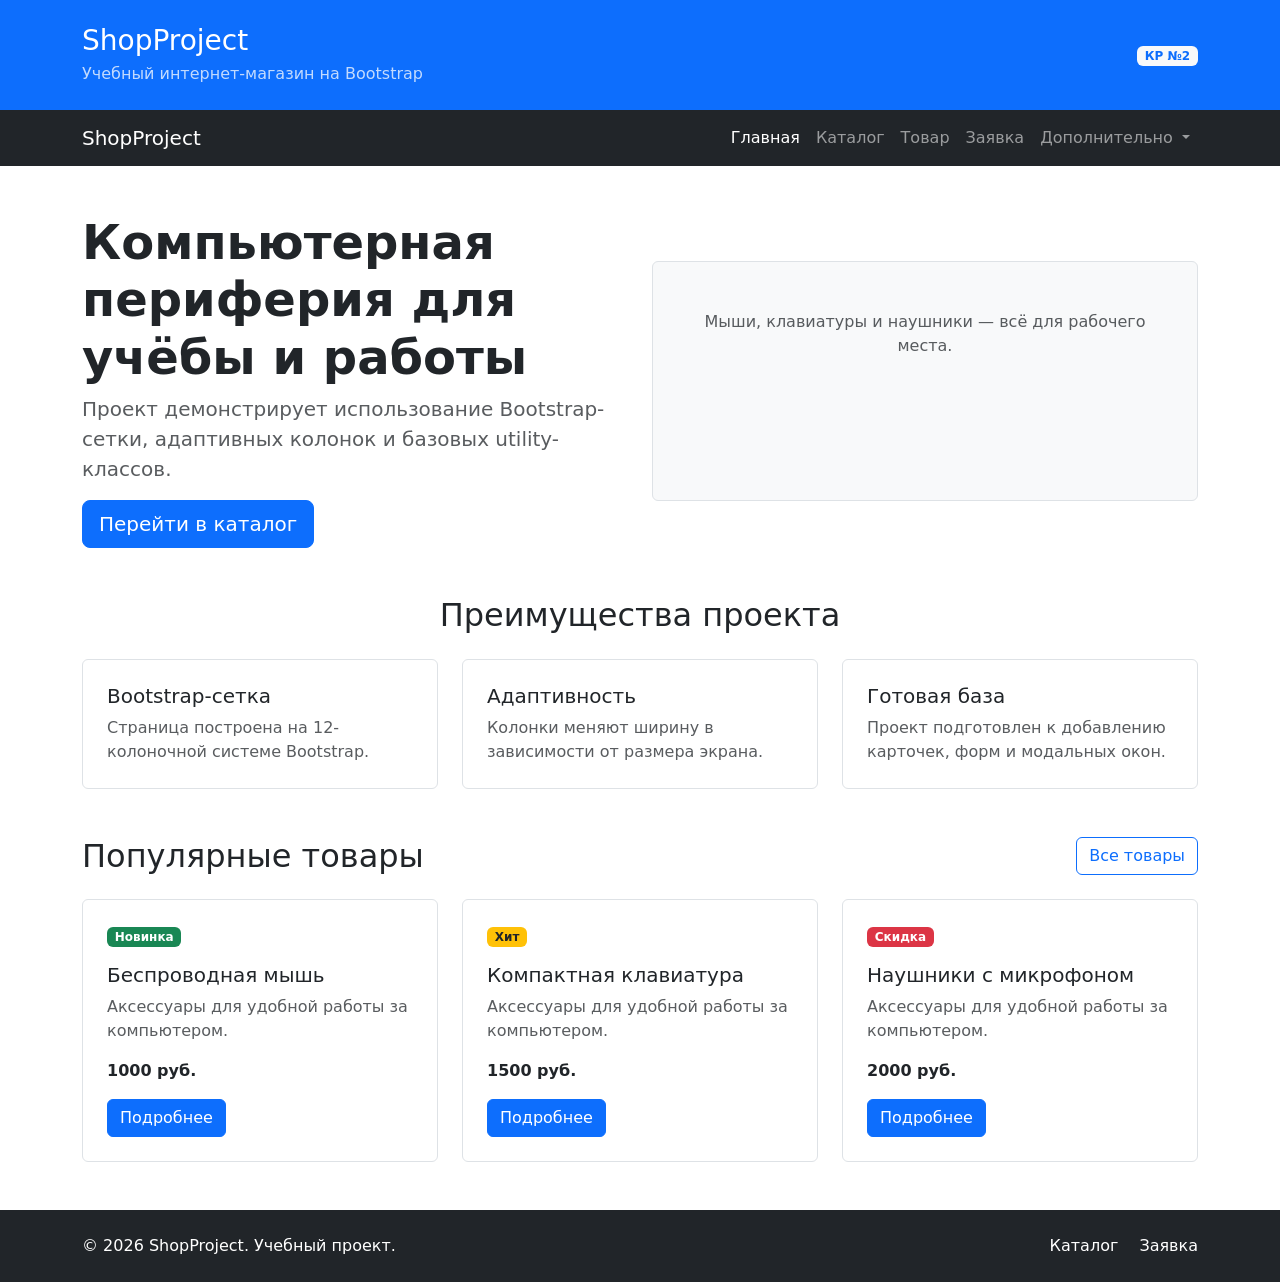
<file: index.html>
<!DOCTYPE html>
<html lang="ru">
<head>
  <meta charset="UTF-8">
  <meta name="viewport" content="width=device-width, initial-scale=1.0">
  <meta name="description" content="Учебный магазин компьютерной периферии ShopProject на Bootstrap.">
  <title>Главная — ShopProject</title>
  <link href="vendor/bootstrap/css/bootstrap.min.css" rel="stylesheet">
  <link rel="stylesheet" href="css/custom.css">
</head>
<body>
<header class="bg-primary text-white py-4">
  <div class="container">
    <div class="row align-items-center">
      <div class="col-12 col-md-8">
        <h1 class="h3 mb-1">ShopProject</h1>
        <p class="mb-0 opacity-75">
          Учебный интернет-магазин на Bootstrap
        </p>
      </div>

      <div class="col-12 col-md-4 text-md-end mt-3 mt-md-0">
        <span class="badge bg-light text-primary">
          КР №2
        </span>
      </div>
    </div>
  </div>
</header>
<nav class="navbar navbar-expand-lg navbar-dark bg-dark">
  <div class="container">
    <a class="navbar-brand" href="index.html">ShopProject</a>

    <button
      class="navbar-toggler"
      type="button"
      data-bs-toggle="collapse"
      data-bs-target="#mainNavbar"
      aria-controls="mainNavbar"
      aria-expanded="false"
      aria-label="Переключить навигацию"
    >
      <span class="navbar-toggler-icon"></span>
    </button>

    <div class="collapse navbar-collapse" id="mainNavbar">
      <ul class="navbar-nav ms-auto">
        <li class="nav-item">
          <a class="nav-link active" aria-current="page" href="index.html">Главная</a>
        </li>

        <li class="nav-item">
          <a class="nav-link" href="catalog.html">Каталог</a>
        </li>

        <li class="nav-item">
          <a class="nav-link" href="product.html">Товар</a>
        </li>

        <li class="nav-item">
          <a class="nav-link" href="order.html">Заявка</a>
        </li>

        <li class="nav-item dropdown">
          <a
            class="nav-link dropdown-toggle"
            href="#"
            role="button"
            data-bs-toggle="dropdown"
            aria-expanded="false"
          >
            Дополнительно
          </a>
          <ul class="dropdown-menu">
            <li><a class="dropdown-item" href="catalog.html">Все товары</a></li>
            <li><a class="dropdown-item" href="order.html">Оформить заявку</a></li>
            <li><a class="dropdown-item" href="index.html#popular">Популярное</a></li>
          </ul>
        </li>
      </ul>
    </div>
  </div>
</nav>
<main>
  <section class="container my-5">
    <div class="row align-items-center g-4">
      <div class="col-12 col-lg-6">
        <h2 class="display-5 fw-bold">
          Компьютерная периферия для учёбы и работы
        </h2>
        <p class="lead text-muted">
          Проект демонстрирует использование Bootstrap-сетки,
          адаптивных колонок и базовых utility-классов.
        </p>
        <a class="btn btn-primary btn-lg" href="catalog.html">
          Перейти в каталог
        </a>
      </div>

      <div class="col-12 col-lg-6">
        <div class="placeholder-box p-5 bg-light border rounded text-center">
          <p class="mb-0 text-muted">
            Мыши, клавиатуры и наушники — всё для рабочего места.
          </p>
        </div>
      </div>
    </div>
  </section>

<section class="container my-5">
  <h2 class="text-center mb-4">Преимущества проекта</h2>

  <div class="row g-4">
    <div class="col-12 col-md-4">
      <div class="p-4 border rounded h-100 bg-white">
        <h3 class="h5">Bootstrap-сетка</h3>
        <p class="mb-0 text-muted">
          Страница построена на 12-колоночной системе Bootstrap.
        </p>
      </div>
    </div>

    <div class="col-12 col-md-4">
      <div class="p-4 border rounded h-100 bg-white">
        <h3 class="h5">Адаптивность</h3>
        <p class="mb-0 text-muted">
          Колонки меняют ширину в зависимости от размера экрана.
        </p>
      </div>
    </div>

    <div class="col-12 col-md-4">
      <div class="p-4 border rounded h-100 bg-white">
        <h3 class="h5">Готовая база</h3>
        <p class="mb-0 text-muted">
          Проект подготовлен к добавлению карточек, форм и модальных окон.
        </p>
      </div>
    </div>
  </div>
</section>
<section id="popular" class="container my-5">
  <div class="d-flex flex-wrap gap-3 justify-content-between align-items-center mb-4">
    <h2 class="mb-0">Популярные товары</h2>
    <a class="btn btn-outline-primary" href="catalog.html">
      Все товары
    </a>
  </div>

  <div class="row g-4">
    <div class="col-12 col-md-6 col-lg-4">
      <div class="border rounded h-100 p-4">
        <span class="badge bg-success mb-3">Новинка</span>
        <h3 class="h5">Беспроводная мышь</h3>
        <p class="text-muted">
          Аксессуары для удобной работы за компьютером.
        </p>
        <p class="fw-bold mb-3">1000 руб.</p>
        <a class="btn btn-primary" href="product.html?product=mouse">
          Подробнее
        </a>
      </div>
    </div>

    <div class="col-12 col-md-6 col-lg-4">
      <div class="border rounded h-100 p-4">
        <span class="badge bg-warning text-dark mb-3">Хит</span>
        <h3 class="h5">Компактная клавиатура</h3>
        <p class="text-muted">
          Аксессуары для удобной работы за компьютером.
        </p>
        <p class="fw-bold mb-3">1500 руб.</p>
        <a class="btn btn-primary" href="product.html?product=keyboard">
          Подробнее
        </a>
      </div>
    </div>

    <div class="col-12 col-md-6 col-lg-4">
      <div class="border rounded h-100 p-4">
        <span class="badge bg-danger mb-3">Скидка</span>
        <h3 class="h5">Наушники с микрофоном</h3>
        <p class="text-muted">
          Аксессуары для удобной работы за компьютером.
        </p>
        <p class="fw-bold mb-3">2000 руб.</p>
        <a class="btn btn-primary" href="product.html?product=headphones">
          Подробнее
        </a>
      </div>
    </div>
  </div>
</section>
</main>
<footer class="bg-dark text-white py-4 mt-5">
  <div class="container">
    <div class="row align-items-center g-3">
      <div class="col-12 col-md-6">
        <p class="mb-0">
          &copy; 2026 ShopProject. Учебный проект.
        </p>
      </div>

      <div class="col-12 col-md-6 text-md-end">
        <a class="text-white text-decoration-none me-3" href="catalog.html">
          Каталог
        </a>
        <a class="text-white text-decoration-none" href="order.html">
          Заявка
        </a>
      </div>
    </div>
  </div>
</footer>
<script src="vendor/bootstrap/js/bootstrap.bundle.min.js"></script>
<script src="js/products.js"></script>
</body>
</html>
</file>
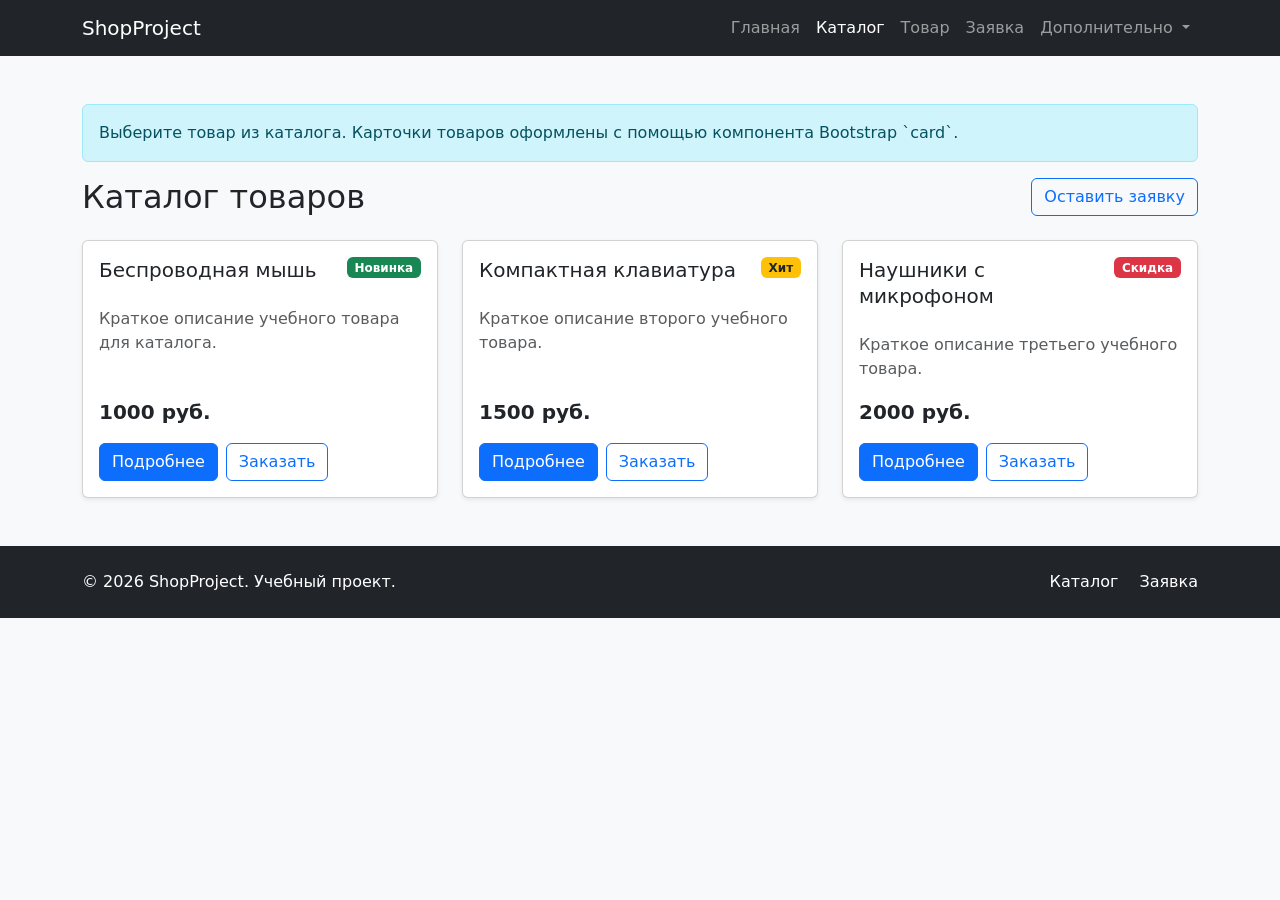
<file: catalog.html>
<!DOCTYPE html>
<html lang="ru">
<head>
  <meta charset="UTF-8">
  <meta name="viewport" content="width=device-width, initial-scale=1.0">
  <meta name="description" content="Учебный магазин компьютерной периферии ShopProject на Bootstrap.">
  <title>Каталог — ShopProject</title>
  <link href="vendor/bootstrap/css/bootstrap.min.css" rel="stylesheet">
  <link rel="stylesheet" href="css/custom.css">
</head>
<body class="bg-light">
<nav class="navbar navbar-expand-lg navbar-dark bg-dark">
  <div class="container">
    <a class="navbar-brand" href="index.html">ShopProject</a>

    <button
      class="navbar-toggler"
      type="button"
      data-bs-toggle="collapse"
      data-bs-target="#mainNavbar"
      aria-controls="mainNavbar"
      aria-expanded="false"
      aria-label="Переключить навигацию"
    >
      <span class="navbar-toggler-icon"></span>
    </button>

    <div class="collapse navbar-collapse" id="mainNavbar">
      <ul class="navbar-nav ms-auto">
        <li class="nav-item">
          <a class="nav-link" href="index.html">Главная</a>
        </li>

        <li class="nav-item">
          <a class="nav-link active" aria-current="page" href="catalog.html">Каталог</a>
        </li>

        <li class="nav-item">
          <a class="nav-link" href="product.html">Товар</a>
        </li>

        <li class="nav-item">
          <a class="nav-link" href="order.html">Заявка</a>
        </li>

        <li class="nav-item dropdown">
          <a
            class="nav-link dropdown-toggle"
            href="#"
            role="button"
            data-bs-toggle="dropdown"
            aria-expanded="false"
          >
            Дополнительно
          </a>
          <ul class="dropdown-menu">
            <li><a class="dropdown-item" href="catalog.html">Все товары</a></li>
            <li><a class="dropdown-item" href="order.html">Оформить заявку</a></li>
            <li><a class="dropdown-item" href="index.html#popular">Популярное</a></li>
          </ul>
        </li>
      </ul>
    </div>
  </div>
</nav>
<main class="container my-5">
    <div class="alert alert-info" role="alert">
      Выберите товар из каталога. Карточки товаров оформлены с помощью компонента Bootstrap `card`.
    </div>

    <div class="d-flex flex-wrap gap-3 justify-content-between align-items-center mb-4">
      <h1 class="h2 mb-0">Каталог товаров</h1>
      <a class="btn btn-outline-primary" href="order.html">
        Оставить заявку
      </a>
    </div>

    <div class="row g-4">
      <div class="col-12 col-md-6 col-lg-4">
  <div class="card h-100 shadow-sm">
    <div class="card-body d-flex flex-column">
      <div class="d-flex justify-content-between align-items-start mb-3">
        <h2 class="card-title h5">Беспроводная мышь</h2>
        <span class="badge bg-success">Новинка</span>
      </div>

      <p class="card-text text-muted">
        Краткое описание учебного товара для каталога.
      </p>

      <p class="fw-bold fs-5 mt-auto">1000 руб.</p>

      <div class="d-flex flex-wrap gap-2">
        <a class="btn btn-primary" href="product.html?product=mouse">Подробнее</a>
        <button
          class="btn btn-outline-primary"
          type="button"
          data-bs-toggle="modal"
          data-bs-target="#orderModal" data-product="mouse"
        >
          Заказать
        </button>
      </div>
    </div>
  </div>
</div>

<div class="col-12 col-md-6 col-lg-4">
  <div class="card h-100 shadow-sm">
    <div class="card-body d-flex flex-column">
      <div class="d-flex justify-content-between align-items-start mb-3">
        <h2 class="card-title h5">Компактная клавиатура</h2>
        <span class="badge bg-warning text-dark">Хит</span>
      </div>

      <p class="card-text text-muted">
        Краткое описание второго учебного товара.
      </p>

      <p class="fw-bold fs-5 mt-auto">1500 руб.</p>

      <div class="d-flex flex-wrap gap-2">
        <a class="btn btn-primary" href="product.html?product=keyboard">Подробнее</a>
        <button
          class="btn btn-outline-primary"
          type="button"
          data-bs-toggle="modal"
          data-bs-target="#orderModal" data-product="keyboard"
        >
          Заказать
        </button>
      </div>
    </div>
  </div>
</div>

<div class="col-12 col-md-6 col-lg-4">
  <div class="card h-100 shadow-sm">
    <div class="card-body d-flex flex-column">
      <div class="d-flex justify-content-between align-items-start mb-3">
        <h2 class="card-title h5">Наушники с микрофоном</h2>
        <span class="badge bg-danger">Скидка</span>
      </div>

      <p class="card-text text-muted">
        Краткое описание третьего учебного товара.
      </p>

      <p class="fw-bold fs-5 mt-auto">2000 руб.</p>

      <div class="d-flex flex-wrap gap-2">
        <a class="btn btn-primary" href="product.html?product=headphones">Подробнее</a>
        <button
          class="btn btn-outline-primary"
          type="button"
          data-bs-toggle="modal"
          data-bs-target="#orderModal" data-product="headphones"
        >
          Заказать
        </button>
      </div>
    </div>
  </div>
</div>
    </div>
  </main>
<footer class="bg-dark text-white py-4 mt-5">
  <div class="container">
    <div class="row align-items-center g-3">
      <div class="col-12 col-md-6">
        <p class="mb-0">
          &copy; 2026 ShopProject. Учебный проект.
        </p>
      </div>

      <div class="col-12 col-md-6 text-md-end">
        <a class="text-white text-decoration-none me-3" href="catalog.html">
          Каталог
        </a>
        <a class="text-white text-decoration-none" href="order.html">
          Заявка
        </a>
      </div>
    </div>
  </div>
</footer>
<div
  class="modal fade"
  id="orderModal"
  tabindex="-1"
  aria-labelledby="orderModalLabel"
  aria-hidden="true"
>
  <div class="modal-dialog">
    <div class="modal-content">
      <div class="modal-header">
        <h2 class="modal-title h5" id="orderModalLabel">
          Быстрая заявка
        </h2>
        <button
          type="button"
          class="btn-close"
          data-bs-dismiss="modal"
          aria-label="Закрыть"
        ></button>
      </div>

      <div class="modal-body">
        <p class="text-muted">
          Учебная форма: данные никуда не отправляются. Поля обязательны.
        </p>

        <p id="quick-product" class="fw-semibold"></p>
        <form id="quick-order" data-demo-form>
          <div class="mb-3">
            <label for="modal-name" class="form-label">Имя</label>
            <input id="modal-name" type="text" class="form-control" required>
          </div>

          <div class="mb-3">
            <label for="modal-phone" class="form-label">Телефон</label>
            <input id="modal-phone" type="tel" class="form-control" required>
          </div>

          <div class="form-check mb-3">
            <input id="modal-agree" class="form-check-input" type="checkbox" required>
            <label class="form-check-label" for="modal-agree">
              Согласен на обработку данных *
            </label>
          </div>
        </form>
      </div>

      <div class="modal-footer">
        <button type="button" class="btn btn-secondary" data-bs-dismiss="modal">
          Закрыть
        </button>
        <button type="submit" form="quick-order" class="btn btn-primary">
          Отправить
        </button>
      </div>
    </div>
  </div>
</div>
<script src="vendor/bootstrap/js/bootstrap.bundle.min.js"></script>
<script src="js/forms.js"></script>
<script src="js/products.js"></script>
</body>
</html>
</file>
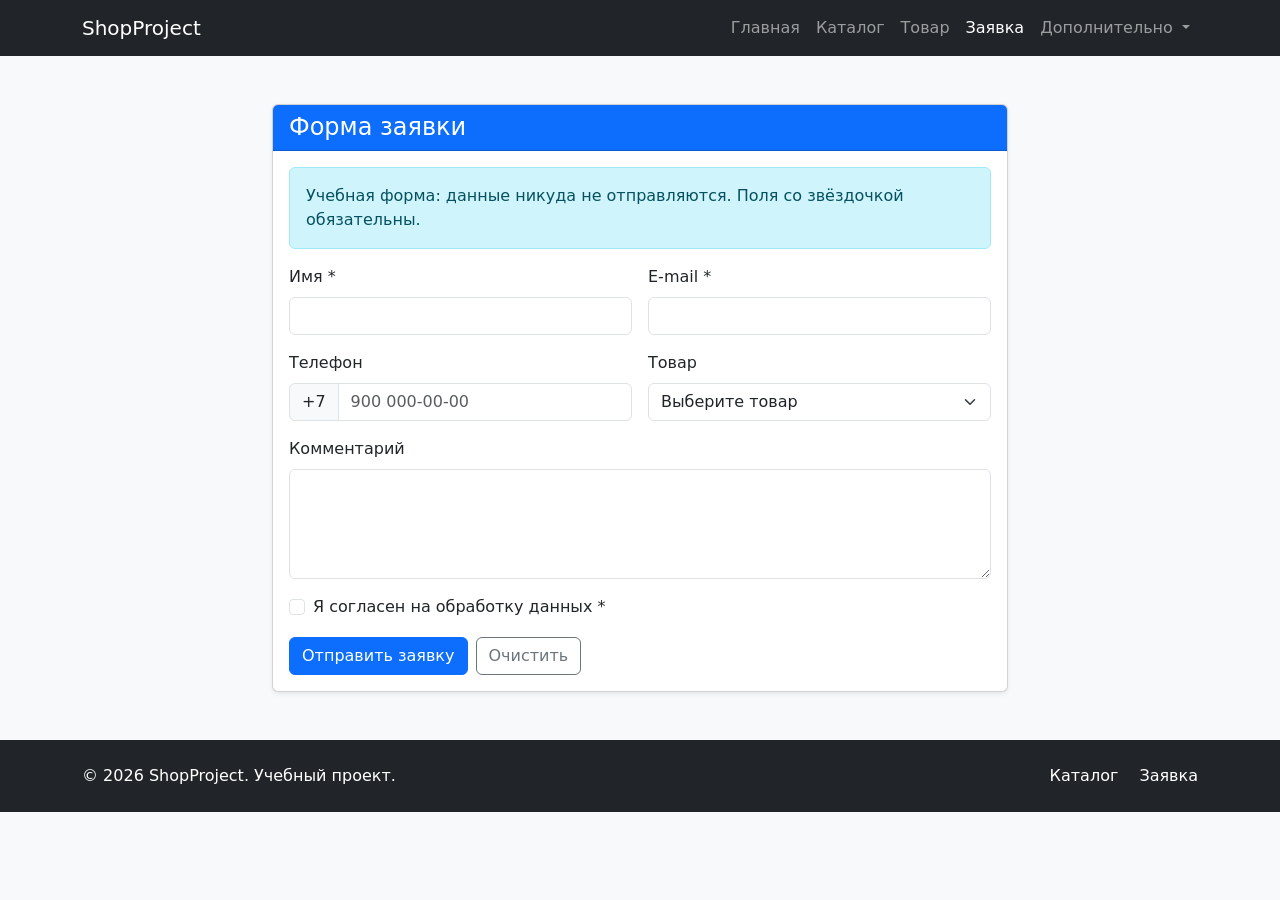
<file: order.html>
<!DOCTYPE html>
<html lang="ru">
<head>
  <meta charset="UTF-8">
  <meta name="viewport" content="width=device-width, initial-scale=1.0">
  <meta name="description" content="Учебный магазин компьютерной периферии ShopProject на Bootstrap.">
  <title>Заявка — ShopProject</title>
  <link href="vendor/bootstrap/css/bootstrap.min.css" rel="stylesheet">
  <link rel="stylesheet" href="css/custom.css">
</head>
<body class="bg-light">
<nav class="navbar navbar-expand-lg navbar-dark bg-dark">
  <div class="container">
    <a class="navbar-brand" href="index.html">ShopProject</a>

    <button
      class="navbar-toggler"
      type="button"
      data-bs-toggle="collapse"
      data-bs-target="#mainNavbar"
      aria-controls="mainNavbar"
      aria-expanded="false"
      aria-label="Переключить навигацию"
    >
      <span class="navbar-toggler-icon"></span>
    </button>

    <div class="collapse navbar-collapse" id="mainNavbar">
      <ul class="navbar-nav ms-auto">
        <li class="nav-item">
          <a class="nav-link" href="index.html">Главная</a>
        </li>

        <li class="nav-item">
          <a class="nav-link" href="catalog.html">Каталог</a>
        </li>

        <li class="nav-item">
          <a class="nav-link" href="product.html">Товар</a>
        </li>

        <li class="nav-item">
          <a class="nav-link active" aria-current="page" href="order.html">Заявка</a>
        </li>

        <li class="nav-item dropdown">
          <a
            class="nav-link dropdown-toggle"
            href="#"
            role="button"
            data-bs-toggle="dropdown"
            aria-expanded="false"
          >
            Дополнительно
          </a>
          <ul class="dropdown-menu">
            <li><a class="dropdown-item" href="catalog.html">Все товары</a></li>
            <li><a class="dropdown-item" href="order.html">Оформить заявку</a></li>
            <li><a class="dropdown-item" href="index.html#popular">Популярное</a></li>
          </ul>
        </li>
      </ul>
    </div>
  </div>
</nav>
<main class="container my-5">
  <div class="row justify-content-center">
    <div class="col-12 col-lg-8">
      <div class="card shadow-sm">
        <div class="card-header bg-primary text-white">
          <h1 class="h4 mb-0">Форма заявки</h1>
        </div>

        <div class="card-body">
          <div class="alert alert-info" role="alert">
            Учебная форма: данные никуда не отправляются. Поля со звёздочкой обязательны.
          </div>

          <form data-demo-form>
            <div class="row g-3">
              <div class="col-12 col-md-6">
                <label for="order-name" class="form-label">Имя *</label>
                <input id="order-name" name="name" type="text" class="form-control" required>
              </div>

              <div class="col-12 col-md-6">
                <label for="order-email" class="form-label">E-mail *</label>
                <input id="order-email" name="email" type="email" class="form-control" required>
              </div>

              <div class="col-12 col-md-6">
                <label for="order-phone" class="form-label">Телефон</label>
                <div class="input-group">
                  <span class="input-group-text">+7</span>
                  <input id="order-phone" name="phone" type="tel" class="form-control" placeholder="900 000-00-00">
                </div>
              </div>

              <div class="col-12 col-md-6">
                <label for="order-product" class="form-label">Товар</label>
                <select id="order-product" name="product" class="form-select">
                  <option selected>Выберите товар</option>
                  <option value="mouse">Беспроводная мышь</option>
                  <option value="keyboard">Компактная клавиатура</option>
                  <option value="headphones">Наушники с микрофоном</option>
                </select>
              </div>

              <div class="col-12">
                <label for="order-comment" class="form-label">Комментарий</label>
                <textarea id="order-comment" name="comment" class="form-control" rows="4"></textarea>
              </div>

              <div class="col-12">
                <div class="form-check">
                  <input id="order-agree" class="form-check-input" type="checkbox" required>
                  <label class="form-check-label" for="order-agree">
                    Я согласен на обработку данных *
                  </label>
                </div>
              </div>

              <div class="col-12 d-flex flex-wrap gap-2">
                <button class="btn btn-primary" type="submit">
                  Отправить заявку
                </button>
                <button class="btn btn-outline-secondary" type="reset">
                  Очистить
                </button>
              </div>
            </div>
          </form>
        </div>
      </div>
    </div>
  </div>
</main>
<footer class="bg-dark text-white py-4 mt-5">
  <div class="container">
    <div class="row align-items-center g-3">
      <div class="col-12 col-md-6">
        <p class="mb-0">
          &copy; 2026 ShopProject. Учебный проект.
        </p>
      </div>

      <div class="col-12 col-md-6 text-md-end">
        <a class="text-white text-decoration-none me-3" href="catalog.html">
          Каталог
        </a>
        <a class="text-white text-decoration-none" href="order.html">
          Заявка
        </a>
      </div>
    </div>
  </div>
</footer>

<script src="vendor/bootstrap/js/bootstrap.bundle.min.js"></script>
<script src="js/forms.js"></script>
<script src="js/products.js"></script>
</body>
</html>
</file>
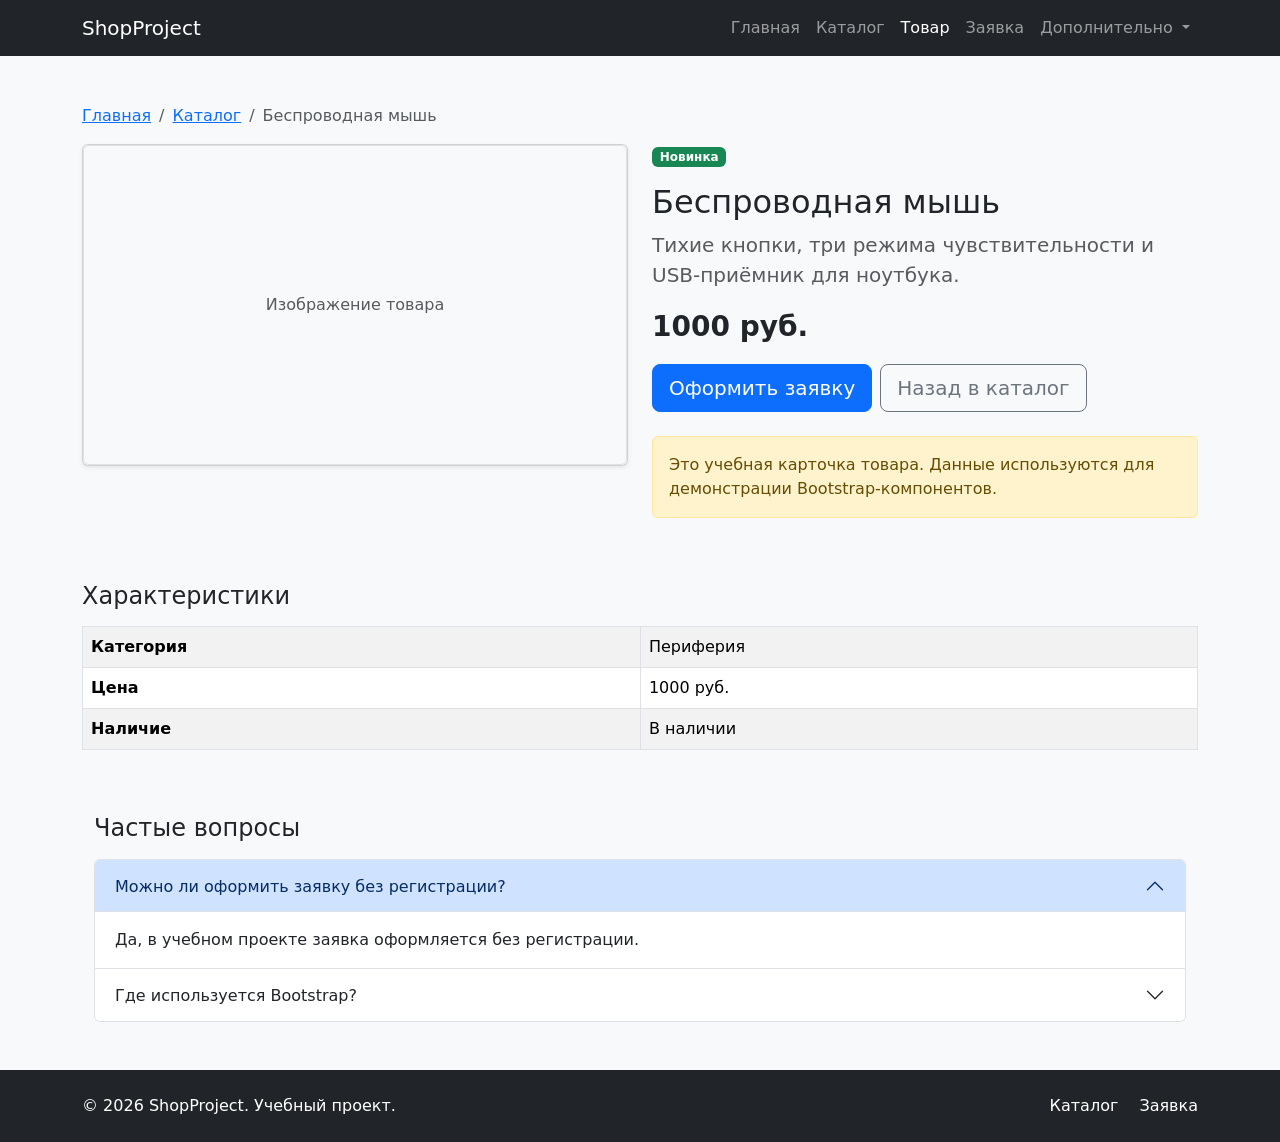
<file: product.html>
<!DOCTYPE html>
<html lang="ru">
<head>
  <meta charset="UTF-8">
  <meta name="viewport" content="width=device-width, initial-scale=1.0">
  <meta name="description" content="Учебный магазин компьютерной периферии ShopProject на Bootstrap.">
  <title>Беспроводная мышь — ShopProject</title>
  <link href="vendor/bootstrap/css/bootstrap.min.css" rel="stylesheet">
  <link rel="stylesheet" href="css/custom.css">
</head>
<body class="bg-light">
<nav class="navbar navbar-expand-lg navbar-dark bg-dark">
  <div class="container">
    <a class="navbar-brand" href="index.html">ShopProject</a>

    <button
      class="navbar-toggler"
      type="button"
      data-bs-toggle="collapse"
      data-bs-target="#mainNavbar"
      aria-controls="mainNavbar"
      aria-expanded="false"
      aria-label="Переключить навигацию"
    >
      <span class="navbar-toggler-icon"></span>
    </button>

    <div class="collapse navbar-collapse" id="mainNavbar">
      <ul class="navbar-nav ms-auto">
        <li class="nav-item">
          <a class="nav-link" href="index.html">Главная</a>
        </li>

        <li class="nav-item">
          <a class="nav-link" href="catalog.html">Каталог</a>
        </li>

        <li class="nav-item">
          <a class="nav-link active" aria-current="page" href="product.html">Товар</a>
        </li>

        <li class="nav-item">
          <a class="nav-link" href="order.html">Заявка</a>
        </li>

        <li class="nav-item dropdown">
          <a
            class="nav-link dropdown-toggle"
            href="#"
            role="button"
            data-bs-toggle="dropdown"
            aria-expanded="false"
          >
            Дополнительно
          </a>
          <ul class="dropdown-menu">
            <li><a class="dropdown-item" href="catalog.html">Все товары</a></li>
            <li><a class="dropdown-item" href="order.html">Оформить заявку</a></li>
            <li><a class="dropdown-item" href="index.html#popular">Популярное</a></li>
          </ul>
        </li>
      </ul>
    </div>
  </div>
</nav>
<main class="container my-5">
  <nav aria-label="breadcrumb">
    <ol class="breadcrumb">
      <li class="breadcrumb-item"><a href="index.html">Главная</a></li>
      <li class="breadcrumb-item"><a href="catalog.html">Каталог</a></li>
      <li id="product-breadcrumb" class="breadcrumb-item active" aria-current="page">Беспроводная мышь</li>
    </ol>
  </nav>

  <div class="row g-4">
    <div class="col-12 col-lg-6">
      <div class="card shadow-sm">
        <div class="placeholder-image bg-light border rounded d-flex align-items-center justify-content-center">
          <span class="text-muted">Изображение товара</span>
        </div>
      </div>
    </div>

    <div class="col-12 col-lg-6">
      <span id="product-badge" class="badge bg-success mb-3">Новинка</span>
      <h1 id="product-title" class="h2">Беспроводная мышь</h1>
      <p id="product-description" class="lead text-muted">
        Беспроводная мышь с тихими кнопками, тремя режимами чувствительности и USB-приёмником для ноутбука.
      </p>

      <p id="product-price" class="fs-3 fw-bold">1000 руб.</p>

      <div class="d-flex flex-wrap gap-2 mb-4">
        <a class="btn btn-primary btn-lg" id="product-order" href="order.html?product=mouse">
          Оформить заявку
        </a>
        <a class="btn btn-outline-secondary btn-lg" href="catalog.html">
          Назад в каталог
        </a>
      </div>

      <div class="alert alert-warning" role="alert">
        Это учебная карточка товара. Данные используются для демонстрации Bootstrap-компонентов.
      </div>
    </div>
  </div>

  <section class="mt-5">
    <h2 class="h4 mb-3">Характеристики</h2>

    <div class="table-responsive">
      <table class="table table-striped table-bordered align-middle">
        <tbody>
          <tr>
            <th scope="row">Категория</th>
            <td id="product-category">Периферия</td>
          </tr>
          <tr>
            <th scope="row">Цена</th>
            <td id="product-table-price">1000 руб.</td>
          </tr>
          <tr>
            <th scope="row">Наличие</th>
            <td>В наличии</td>
          </tr>
        </tbody>
      </table>
    </div>
  </section>
<section class="container my-5">
  <h2 class="h4 mb-3">Частые вопросы</h2>

  <div class="accordion" id="faqAccordion">
    <div class="accordion-item">
      <h3 class="accordion-header">
        <button
          class="accordion-button"
          type="button"
          data-bs-toggle="collapse"
          data-bs-target="#faqOne"
          aria-expanded="true"
          aria-controls="faqOne"
        >
          Можно ли оформить заявку без регистрации?
        </button>
      </h3>
      <div
        id="faqOne"
        class="accordion-collapse collapse show"
        data-bs-parent="#faqAccordion"
      >
        <div class="accordion-body">
          Да, в учебном проекте заявка оформляется без регистрации.
        </div>
      </div>
    </div>

    <div class="accordion-item">
      <h3 class="accordion-header">
        <button
          class="accordion-button collapsed"
          type="button"
          data-bs-toggle="collapse"
          data-bs-target="#faqTwo"
          aria-expanded="false"
          aria-controls="faqTwo"
        >
          Где используется Bootstrap?
        </button>
      </h3>
      <div
        id="faqTwo"
        class="accordion-collapse collapse"
        data-bs-parent="#faqAccordion"
      >
        <div class="accordion-body">
          Bootstrap используется для сетки, карточек, форм, навигации, сообщений и модальных окон.
        </div>
      </div>
    </div>
  </div>
</section>
</main>
<footer class="bg-dark text-white py-4 mt-5">
  <div class="container">
    <div class="row align-items-center g-3">
      <div class="col-12 col-md-6">
        <p class="mb-0">
          &copy; 2026 ShopProject. Учебный проект.
        </p>
      </div>

      <div class="col-12 col-md-6 text-md-end">
        <a class="text-white text-decoration-none me-3" href="catalog.html">
          Каталог
        </a>
        <a class="text-white text-decoration-none" href="order.html">
          Заявка
        </a>
      </div>
    </div>
  </div>
</footer>

<script src="vendor/bootstrap/js/bootstrap.bundle.min.js"></script>
<script src="js/forms.js"></script>
<script src="js/products.js"></script>
</body>
</html>
</file>
<file: css/custom.css>
body {
  min-height: 100vh;
}

.placeholder-box {
  min-height: 240px;
}

.placeholder-image {
  min-height: 320px;
}

.card-title {
  line-height: 1.3;
}
</file>
